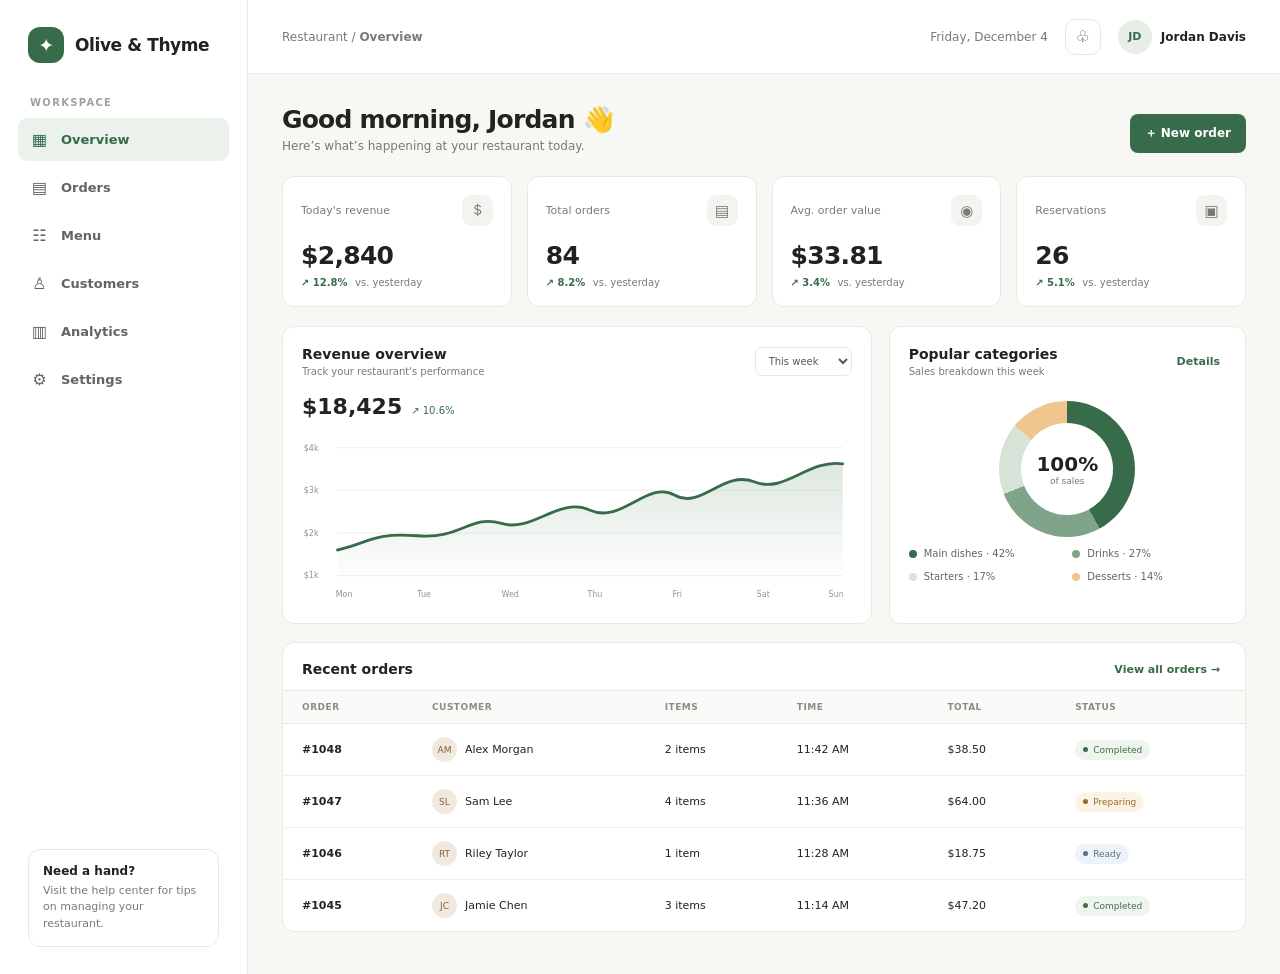
<file: admin.html>
<!DOCTYPE html>
<html lang="en">
<head>
	<meta charset="UTF-8">
	<meta name="viewport" content="width=device-width, initial-scale=1.0">
	<meta name="theme-color" content="#f7f5f0">
	<title>Restaurant Admin</title>
	<style>
		:root {
			color-scheme: light;
			--ink: #20231f;
			--muted: #777b74;
			--line: #e9e9e3;
			--paper: #fff;
			--canvas: #f7f7f3;
			--green: #376b4a;
			--green-light: #eaf2eb;
			--orange: #e28b45;
			font-family: Inter, ui-sans-serif, system-ui, -apple-system, BlinkMacSystemFont, "Segoe UI", sans-serif;
		}
		* { box-sizing: border-box; }
		body { margin: 0; color: var(--ink); background: var(--canvas); }
		button, input, select { font: inherit; }
		button { cursor: pointer; }
		.layout { min-height: 100vh; display: grid; grid-template-columns: 248px minmax(0, 1fr); }
		.sidebar { background: var(--paper); border-right: 1px solid var(--line); padding: 27px 18px; display: flex; flex-direction: column; }
		.brand { display: flex; align-items: center; gap: 11px; padding: 0 10px 34px; font-size: 17px; font-weight: 750; letter-spacing: -.4px; }
		.brand-mark { width: 36px; height: 36px; border-radius: 12px; display: grid; place-items: center; color: white; background: var(--green); font-size: 19px; }
		.nav-label { color: #a0a29b; font-size: 10px; font-weight: 750; letter-spacing: 1.3px; padding: 0 12px 10px; }
		.nav { display: grid; gap: 5px; }
		.nav a { display: flex; align-items: center; gap: 12px; min-height: 43px; padding: 0 12px; color: #62665f; text-decoration: none; border-radius: 9px; font-size: 13px; font-weight: 550; }
		.nav a:hover, .nav a.active { color: var(--green); background: var(--green-light); }
		.nav-icon { width: 19px; text-align: center; font-size: 16px; }
		.side-bottom { margin-top: auto; padding: 18px 10px 0; }
		.help-card { border: 1px solid var(--line); border-radius: 12px; padding: 14px; }
		.help-card strong { display: block; font-size: 12px; margin-bottom: 5px; }
		.help-card p { margin: 0; color: var(--muted); font-size: 11px; line-height: 1.5; }
		main { min-width: 0; }
		.topbar { height: 74px; background: var(--paper); border-bottom: 1px solid var(--line); display: flex; align-items: center; justify-content: space-between; padding: 0 34px; }
		.crumb { color: var(--muted); font-size: 12px; }
		.top-actions { display: flex; align-items: center; gap: 17px; }
		.date-label { color: var(--muted); font-size: 12px; }
		.icon-button { border: 1px solid var(--line); color: #555950; background: white; width: 36px; height: 36px; border-radius: 10px; }
		.profile { display: flex; align-items: center; gap: 9px; font-size: 12px; font-weight: 650; }
		.avatar { width: 34px; height: 34px; border-radius: 50%; display: grid; place-items: center; color: var(--green); background: #e6eee6; font-size: 11px; }
		.content { max-width: 1440px; margin: auto; padding: 31px 34px 42px; }
		.heading { display: flex; align-items: flex-end; justify-content: space-between; gap: 16px; margin-bottom: 23px; }
		h1 { margin: 0 0 5px; font-size: 25px; letter-spacing: -.8px; }
		.subtitle { margin: 0; color: var(--muted); font-size: 12px; }
		.primary { border: 0; border-radius: 8px; padding: 11px 15px; color: white; background: var(--green); font-size: 12px; font-weight: 650; }
		.primary:hover { background: #2c583d; }
		.metrics { display: grid; grid-template-columns: repeat(4, minmax(0, 1fr)); gap: 15px; margin-bottom: 19px; }
		.card { background: var(--paper); border: 1px solid var(--line); border-radius: 12px; }
		.metric { padding: 18px; }
		.metric-top { display: flex; align-items: center; justify-content: space-between; color: var(--muted); font-size: 11px; }
		.metric-icon { width: 31px; height: 31px; border-radius: 9px; display: grid; place-items: center; background: #f2f4ef; font-size: 15px; }
		.metric-value { margin: 15px 0 7px; font-size: 25px; font-weight: 750; letter-spacing: -.7px; }
		.trend { color: var(--green); font-size: 10px; font-weight: 650; }
		.trend span { color: var(--muted); font-weight: 450; margin-left: 4px; }
		.dashboard-grid { display: grid; grid-template-columns: minmax(0, 1.65fr) minmax(260px, 1fr); gap: 17px; margin-bottom: 18px; }
		.panel { padding: 19px; }
		.panel-heading { display: flex; align-items: center; justify-content: space-between; gap: 12px; margin-bottom: 17px; }
		.panel-heading h2 { margin: 0; font-size: 14px; }
		.panel-heading p { margin: 4px 0 0; color: var(--muted); font-size: 10px; }
		.select { padding: 7px 9px; border: 1px solid var(--line); border-radius: 7px; color: #555950; background: white; font-size: 10px; }
		.chart-summary { display: flex; align-items: baseline; gap: 9px; margin-bottom: 5px; }
		.chart-summary strong { font-size: 22px; }
		.chart-summary span { color: var(--green); font-size: 10px; }
		.chart { width: 100%; height: 180px; display: block; overflow: visible; }
		.gridline { stroke: #eceee8; stroke-width: 1; }
		.chart-label { fill: #90948c; font-size: 9px; }
		.chart-area { fill: url(#areaFill); }
		.chart-line { fill: none; stroke: var(--green); stroke-width: 3; stroke-linecap: round; stroke-linejoin: round; }
		.progress-wrap { display: grid; place-items: center; padding: 7px 0 11px; }
		.donut { width: 136px; height: 136px; border-radius: 50%; background: conic-gradient(var(--green) 0 42%, #80a489 42% 69%, #d7e3d6 69% 86%, #f0c58e 86% 100%); display: grid; place-items: center; }
		.donut-inner { width: 92px; height: 92px; background: white; border-radius: 50%; display: grid; align-content: center; justify-items: center; }
		.donut-inner strong { font-size: 20px; }
		.donut-inner span { color: var(--muted); font-size: 9px; }
		.legend { display: grid; grid-template-columns: 1fr 1fr; gap: 12px 10px; }
		.legend-item { display: flex; align-items: center; gap: 7px; color: #62665f; font-size: 10px; }
		.dot { width: 8px; height: 8px; border-radius: 50%; background: var(--green); flex: 0 0 auto; }
		.dot.two { background: #80a489; }.dot.three { background: #d7e3d6; }.dot.four { background: #f0c58e; }
		.table-panel { overflow: hidden; }
		.table-head { padding: 18px 19px 13px; display: flex; justify-content: space-between; align-items: center; }
		.table-head h2 { margin: 0; font-size: 14px; }
		.text-button { color: var(--green); background: none; border: 0; font-size: 11px; font-weight: 650; }
		.table-scroll { overflow-x: auto; }
		table { width: 100%; border-collapse: collapse; text-align: left; white-space: nowrap; }
		th { padding: 11px 19px; color: #898d85; background: #fafaf8; border-top: 1px solid var(--line); border-bottom: 1px solid var(--line); font-size: 9px; font-weight: 650; text-transform: uppercase; letter-spacing: .5px; }
		td { padding: 13px 19px; border-bottom: 1px solid #f0f0eb; font-size: 11px; }
		tbody tr:last-child td { border-bottom: 0; }
		.order-id { font-weight: 700; }
		.customer { display: flex; align-items: center; gap: 8px; }
		.mini-avatar { width: 25px; height: 25px; display: grid; place-items: center; border-radius: 50%; background: #f1e9dd; color: #86633d; font-size: 9px; }
		.status { display: inline-flex; align-items: center; gap: 5px; padding: 5px 8px; border-radius: 20px; color: #446c50; background: #edf5ed; font-size: 9px; }
		.status.preparing { color: #9a6b24; background: #fbf3e5; }
		.status.ready { color: #56718c; background: #edf3f8; }
		.status::before { content: ""; width: 5px; height: 5px; border-radius: 50%; background: currentColor; }
		.empty-state { padding: 24px; color: var(--muted); text-align: center; font-size: 12px; }
		@media (max-width: 1000px) { .layout { grid-template-columns: 205px minmax(0, 1fr); }.metrics { grid-template-columns: repeat(2, 1fr); }.content { padding: 25px 22px; }.topbar { padding: 0 22px; } }
		@media (max-width: 720px) { .layout { display: block; }.sidebar { padding: 12px 15px; border-right: 0; border-bottom: 1px solid var(--line); }.brand { padding: 0 3px 12px; }.nav-label, .side-bottom { display: none; }.nav { display: flex; overflow-x: auto; gap: 5px; }.nav a { flex: 0 0 auto; min-height: 36px; padding: 0 10px; }.nav a span:last-child { display: none; }.topbar { height: 58px; padding: 0 17px; }.content { padding: 23px 15px; }.dashboard-grid { grid-template-columns: 1fr; }.date-label { display: none; } }
		@media (max-width: 480px) { .metrics { gap: 9px; }.metric { padding: 13px; }.metric-value { font-size: 21px; }.heading { align-items: flex-start; }.heading h1 { font-size: 22px; }.primary { padding: 10px; font-size: 10px; }.profile span:last-child { display: none; }.panel { padding: 14px; } }
	</style>
</head>
<body>
	<div class="layout">
		<aside class="sidebar" aria-label="Main navigation">
			<div class="brand"><span class="brand-mark">✦</span><span>Olive &amp; Thyme</span></div>
			<div class="nav-label">WORKSPACE</div>
			<nav class="nav">
				<a class="active" href="#overview"><span class="nav-icon">▦</span><span>Overview</span></a>
				<a href="#orders"><span class="nav-icon">▤</span><span>Orders</span></a>
				<a href="#menu"><span class="nav-icon">☷</span><span>Menu</span></a>
				<a href="#customers"><span class="nav-icon">♙</span><span>Customers</span></a>
				<a href="#analytics"><span class="nav-icon">▥</span><span>Analytics</span></a>
				<a href="#settings"><span class="nav-icon">⚙</span><span>Settings</span></a>
			</nav>
			<div class="side-bottom"><div class="help-card"><strong>Need a hand?</strong><p>Visit the help center for tips on managing your restaurant.</p></div></div>
		</aside>

		<main id="overview">
			<header class="topbar">
				<div class="crumb">Restaurant / <strong>Overview</strong></div>
				<div class="top-actions"><span class="date-label" id="today"></span><button class="icon-button" aria-label="Notifications">♧</button><div class="profile"><span class="avatar">JD</span><span>Jordan Davis</span></div></div>
			</header>
			<div class="content">
				<section class="heading"><div><h1>Good morning, Jordan 👋</h1><p class="subtitle">Here’s what’s happening at your restaurant today.</p></div><button class="primary" id="new-order">＋ New order</button></section>

				<section class="metrics" aria-label="Today's metrics">
					<article class="card metric"><div class="metric-top"><span>Today's revenue</span><span class="metric-icon">＄</span></div><div class="metric-value">$2,840</div><div class="trend">↗ 12.8% <span>vs. yesterday</span></div></article>
					<article class="card metric"><div class="metric-top"><span>Total orders</span><span class="metric-icon">▤</span></div><div class="metric-value">84</div><div class="trend">↗ 8.2% <span>vs. yesterday</span></div></article>
					<article class="card metric"><div class="metric-top"><span>Avg. order value</span><span class="metric-icon">◉</span></div><div class="metric-value">$33.81</div><div class="trend">↗ 3.4% <span>vs. yesterday</span></div></article>
					<article class="card metric"><div class="metric-top"><span>Reservations</span><span class="metric-icon">▣</span></div><div class="metric-value">26</div><div class="trend">↗ 5.1% <span>vs. yesterday</span></div></article>
				</section>

				<section class="dashboard-grid">
					<article class="card panel" id="analytics">
						<div class="panel-heading"><div><h2>Revenue overview</h2><p>Track your restaurant's performance</p></div><select class="select" aria-label="Revenue timeframe"><option>This week</option><option>This month</option><option>This year</option></select></div>
						<div class="chart-summary"><strong>$18,425</strong><span>↗ 10.6%</span></div>
						<svg class="chart" viewBox="0 0 620 190" preserveAspectRatio="none" role="img" aria-label="Revenue chart, rising throughout the week">
							<defs><linearGradient id="areaFill" x1="0" x2="0" y1="0" y2="1"><stop offset="0%" stop-color="#6c9a74" stop-opacity=".23"/><stop offset="100%" stop-color="#6c9a74" stop-opacity="0"/></linearGradient></defs>
							<line class="gridline" x1="40" y1="25" x2="610" y2="25"/><line class="gridline" x1="40" y1="70" x2="610" y2="70"/><line class="gridline" x1="40" y1="115" x2="610" y2="115"/><line class="gridline" x1="40" y1="160" x2="610" y2="160"/>
							<text class="chart-label" x="2" y="28">$4k</text><text class="chart-label" x="2" y="73">$3k</text><text class="chart-label" x="2" y="118">$2k</text><text class="chart-label" x="2" y="163">$1k</text>
							<path class="chart-area" d="M40 133 C75 126 80 114 130 118 S190 95 225 105 S290 76 325 91 S390 59 420 75 S475 48 510 61 S570 37 610 42 L610 165 L40 165Z"/>
							<path class="chart-line" d="M40 133 C75 126 80 114 130 118 S190 95 225 105 S290 76 325 91 S390 59 420 75 S475 48 510 61 S570 37 610 42"/>
							<text class="chart-label" x="38" y="183">Mon</text><text class="chart-label" x="130" y="183">Tue</text><text class="chart-label" x="225" y="183">Wed</text><text class="chart-label" x="322" y="183">Thu</text><text class="chart-label" x="418" y="183">Fri</text><text class="chart-label" x="513" y="183">Sat</text><text class="chart-label" x="594" y="183">Sun</text>
						</svg>
					</article>
					<article class="card panel">
						<div class="panel-heading"><div><h2>Popular categories</h2><p>Sales breakdown this week</p></div><button class="text-button" type="button">Details</button></div>
						<div class="progress-wrap"><div class="donut" role="img" aria-label="Category sales breakdown"><div class="donut-inner"><strong>100%</strong><span>of sales</span></div></div></div>
						<div class="legend"><div class="legend-item"><span class="dot"></span>Main dishes · 42%</div><div class="legend-item"><span class="dot two"></span>Drinks · 27%</div><div class="legend-item"><span class="dot three"></span>Starters · 17%</div><div class="legend-item"><span class="dot four"></span>Desserts · 14%</div></div>
					</article>
				</section>

				<section class="card table-panel" id="orders">
					<div class="table-head"><h2>Recent orders</h2><button class="text-button" id="view-orders" type="button">View all orders →</button></div>
					<div class="table-scroll"><table><thead><tr><th>Order</th><th>Customer</th><th>Items</th><th>Time</th><th>Total</th><th>Status</th></tr></thead><tbody id="orders-list">
						<tr><td class="order-id">#1048</td><td><div class="customer"><span class="mini-avatar">AM</span>Alex Morgan</div></td><td>2 items</td><td>11:42 AM</td><td>$38.50</td><td><span class="status">Completed</span></td></tr>
						<tr><td class="order-id">#1047</td><td><div class="customer"><span class="mini-avatar">SL</span>Sam Lee</div></td><td>4 items</td><td>11:36 AM</td><td>$64.00</td><td><span class="status preparing">Preparing</span></td></tr>
						<tr><td class="order-id">#1046</td><td><div class="customer"><span class="mini-avatar">RT</span>Riley Taylor</div></td><td>1 item</td><td>11:28 AM</td><td>$18.75</td><td><span class="status ready">Ready</span></td></tr>
						<tr><td class="order-id">#1045</td><td><div class="customer"><span class="mini-avatar">JC</span>Jamie Chen</div></td><td>3 items</td><td>11:14 AM</td><td>$47.20</td><td><span class="status">Completed</span></td></tr>
					</tbody></table></div>
				</section>
			</div>
		</main>
	</div>
	<script>
		const today = new Date();
		document.getElementById('today').textContent = today.toLocaleDateString(undefined, { weekday: 'long', month: 'long', day: 'numeric' });

		document.getElementById('new-order').addEventListener('click', () => {
			const body = document.getElementById('orders-list');
			const row = body.insertRow(0);
			row.innerHTML = '<td class="order-id">#1049</td><td><div class="customer"><span class="mini-avatar">ND</span>New guest</div></td><td>0 items</td><td>Just now</td><td>$0.00</td><td><span class="status preparing">Preparing</span></td>';
			row.scrollIntoView({ behavior: 'smooth', block: 'nearest' });
		});

		document.getElementById('view-orders').addEventListener('click', () => {
			document.getElementById('orders').scrollIntoView({ behavior: 'smooth' });
		});
	</script>
</body>
</html>
</file>
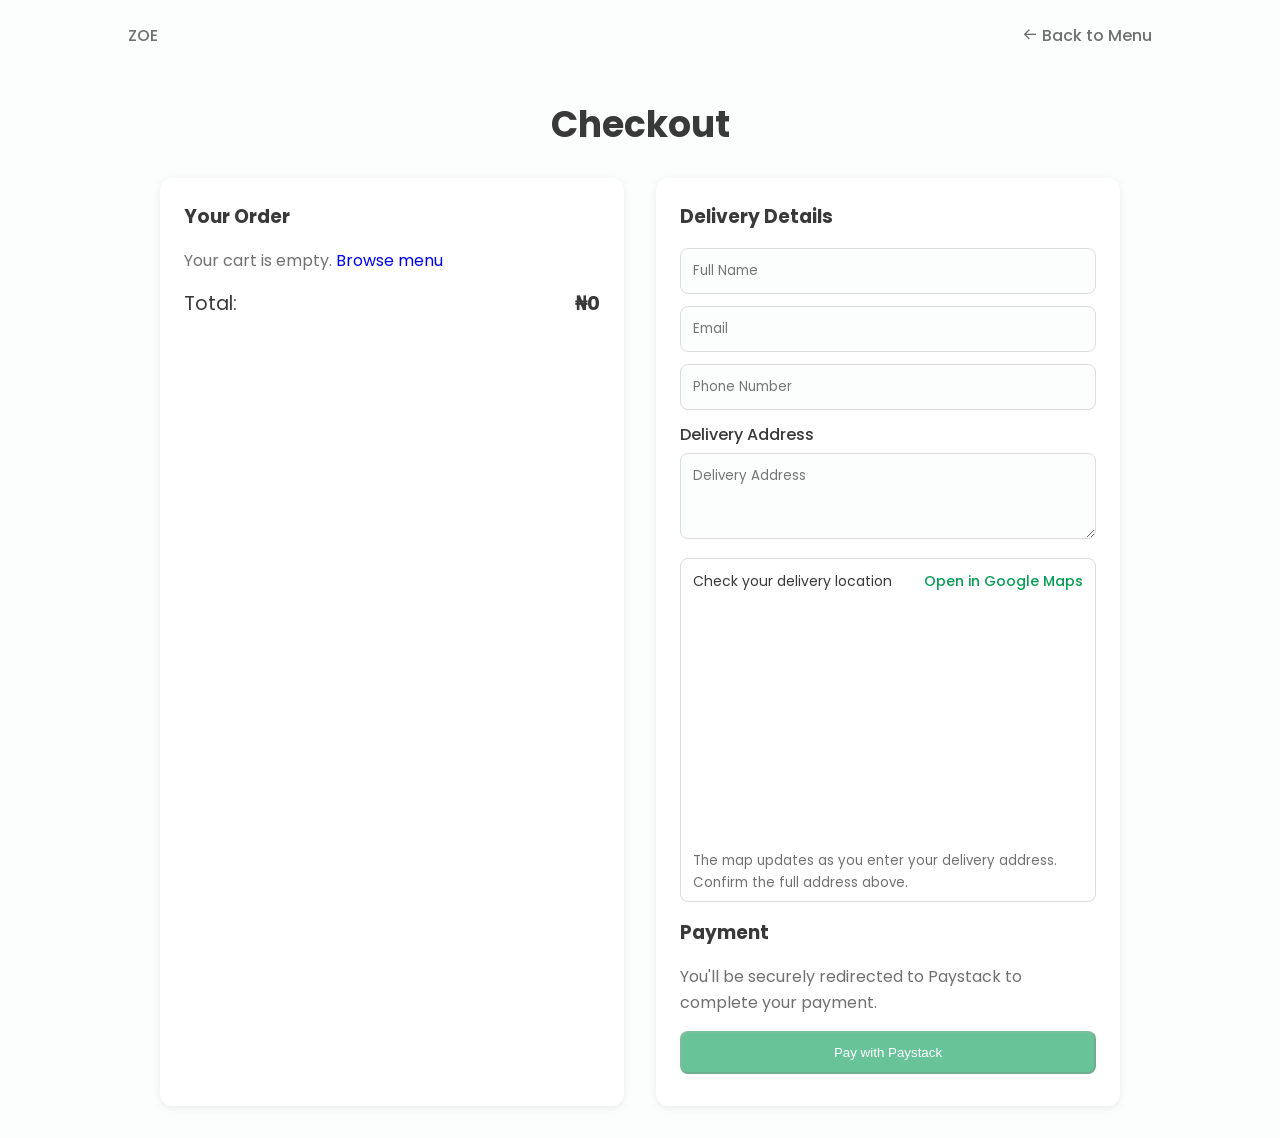
<file: checkout.html>
<!DOCTYPE html>
<html lang="en">
<head>
  <meta charset="UTF-8">
  <meta name="viewport" content="width=device-width, initial-scale=1.0">
  <title>Checkout - ZOE Food</title>
  <link href='https://cdn.jsdelivr.net/npm/boxicons@2.0.5/css/boxicons.min.css' rel='stylesheet'>
  <link rel="stylesheet" href="CSS/style.css">
</head>
<body>
  <header class="l-header" id="header">
    <nav class="nav bd-container">
      <a href="index.html" class="nav__logo">ZOE</a>
      <a href="menu.html" class="nav__link"><i class='bx bx-arrow-back'></i> Back to Menu</a>
    </nav>
  </header>

  <main class="section bd-container" style="padding-top: 6rem;">
    <h2 class="section-title">Checkout</h2>

    <div class="checkout-grid">
      <!-- Order Summary -->
      <div class="checkout-summary">
        <h3>Your Order</h3>
        <div id="order-items"></div>
        <div class="checkout-total">
          <span>Total:</span>
          <strong id="order-total">₦0</strong>
        </div>
      </div>

      <!-- Customer Details + Payment -->
      <form class="checkout-form" id="checkout-form">
        <h3>Delivery Details</h3>
        <input type="text" id="name" name="name" autocomplete="name" placeholder="Full Name" required>
        <input type="email" id="email" name="email" autocomplete="email" placeholder="Email" required>
        <input type="tel" id="phone" name="phone" autocomplete="tel" placeholder="Phone Number" required>
        <label for="address">Delivery Address</label>
        <textarea id="address" name="address" autocomplete="street-address" placeholder="Delivery Address" rows="3" required></textarea>
        <div class="address-map">
          <div class="address-map__links">
            <span>Check your delivery location</span>
            <a id="open-address-map" href="https://www.google.com/maps/search/?api=1&amp;query=OAU%20Ile-Ife" target="_blank" rel="noopener noreferrer">Open in Google Maps</a>
          </div>
          <iframe
            id="address-map"
            title="Google Maps delivery location"
            src="https://maps.google.com/maps?q=OAU%20Ile-Ife&amp;output=embed"
            loading="lazy"
            referrerpolicy="no-referrer-when-downgrade">
          </iframe>
          <small>The map updates as you enter your delivery address. Confirm the full address above.</small>
        </div>

        <h3>Payment</h3>
        <p>You'll be securely redirected to Paystack to complete your payment.</p>
        <button type="submit" class="button" id="pay-btn" style="width:100%; margin-top:1rem;">
          Pay with Paystack
        </button>
        <p id="payment-message" role="status" aria-live="polite" style="color:red; margin-top:.5rem;"></p>
      </form>
    </div>
  </main>

  <script src="JS/cart.js"></script>
  <script src="JS/api.js"></script>
  <script src="JS/checkout.js"></script>
</body>
</html>
</file>
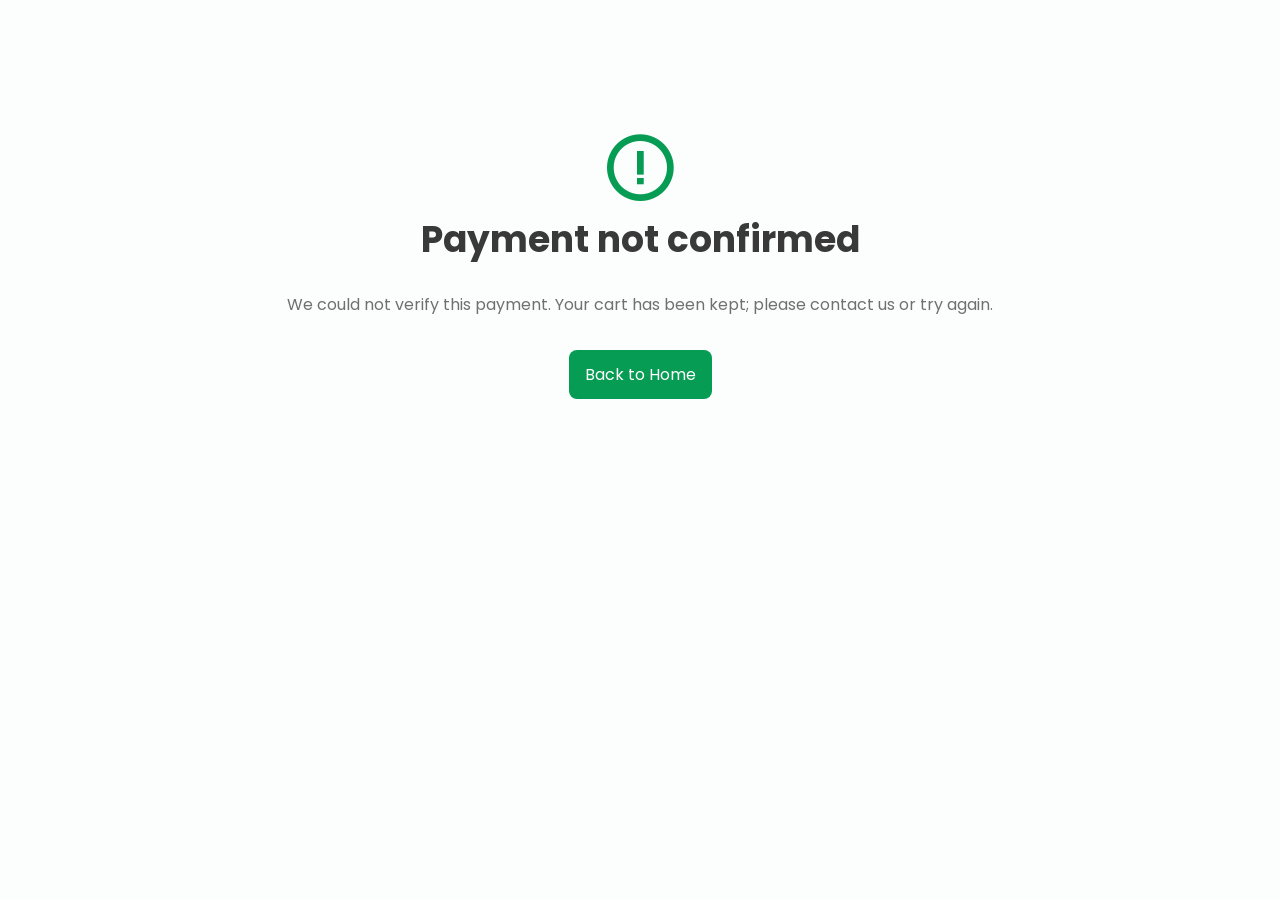
<file: order-success.html>
<!DOCTYPE html>
<html lang="en">
<head>
  <meta charset="UTF-8">
  <meta name="viewport" content="width=device-width, initial-scale=1.0">
  <title>Order Confirmed - ZOE Food</title>
  <link href="https://cdn.jsdelivr.net/npm/boxicons@2.0.5/css/boxicons.min.css" rel="stylesheet">
  <link rel="stylesheet" href="CSS/style.css">
</head>
<body>
  <main class="section bd-container" style="padding-top: 8rem; text-align:center;">
    <i id="confirmation-icon" class="bx bx-time-five" style="font-size:5rem; color:var(--first-color);"></i>
    <h1 id="confirmation-title" class="section-title">Verifying your payment</h1>
    <p id="confirmation-message" role="status" aria-live="polite" style="margin-bottom:2rem;">Please wait while we confirm your order.</p>
    <a href="index.html" class="button">Back to Home</a>
  </main>
  <script src="JS/cart.js"></script>
  <script src="JS/api.js"></script>
  <script>
    (async () => {
      const params = new URLSearchParams(window.location.search);
      const orderId = params.get('orderId');
      const reference = params.get('reference') || params.get('trxref');
      const title = document.getElementById('confirmation-title');
      const message = document.getElementById('confirmation-message');
      const icon = document.getElementById('confirmation-icon');

      if (!orderId || !reference) {
        title.textContent = 'Payment not confirmed';
        message.textContent = 'We could not verify this payment. Your cart has been kept; please contact us or try again.';
        icon.className = 'bx bx-error-circle';
        return;
      }

      try {
        const response = await fetch(`${window.ZOE_API_URL}/payments/verify`, {
          method: 'POST',
          headers: { 'Content-Type': 'application/json' },
          body: JSON.stringify({ orderId, reference })
        });
        const data = await response.json();
        if (!response.ok || !data.success) {
          throw new Error(data.error || 'The payment could not be verified.');
        }

        Cart.clear();
        title.textContent = 'Order Confirmed!';
        message.textContent = "Thank you! Your payment was successful. We'll start preparing your food shortly.";
        icon.className = 'bx bx-check-circle';
      } catch (error) {
        console.error('Unable to verify payment:', error);
        title.textContent = 'Payment not confirmed';
        message.textContent = 'We could not verify this payment. Your cart has been kept; please contact us or try again.';
        icon.className = 'bx bx-error-circle';
      }
    })();
  </script>
</body>
</html>
</file>
<file: CSS/style.css>
/*===== GOOGLE FONTS =====*/
@import url("https://fonts.googleapis.com/css2?family=Poppins:wght@400;500;600&display=swap");

/*===== VARIABLES CSS =====*/
:root {
  --header-height: 3rem;

  /*========== Colors ==========*/
  --first-color: #069C54;
  --first-color-alt: #048654;
  --title-color: #393939;
  --text-color: #707070;
  --text-color-light: #A6A6A6;
  --body-color: #FBFEFD;
  --container-color: #FFFFFF;

  /*========== Font and typography ==========*/
  --body-font: 'Poppins', sans-serif;
  --biggest-font-size: 2.25rem;
  --h1-font-size: 1.5rem;
  --h2-font-size: 1.25rem;
  --h3-font-size: 1rem;
  --normal-font-size: .938rem;
  --small-font-size: .813rem;
  --smaller-font-size: .75rem;

  /*========== Font weight ==========*/
  --font-medium: 500;
  --font-semi-bold: 600;

  /*========== Margenes ==========*/
  --mb-1: .5rem;
  --mb-2: 1rem;
  --mb-3: 1.5rem;
  --mb-4: 2rem;
  --mb-5: 2.5rem;
  --mb-6: 3rem;

  /*========== z index ==========*/
  --z-tooltip: 10;
  --z-fixed: 100;
}

@media screen and (min-width: 768px){
  :root{
    --biggest-font-size: 4rem;
    --h1-font-size: 2.25rem;
    --h2-font-size: 1.5rem;
    --h3-font-size: 1.25rem;
    --normal-font-size: 1rem;
    --small-font-size: .875rem;
    --smaller-font-size: .813rem;
  }
}

/*========== BASE ==========*/
*,::before,::after{
  box-sizing: border-box;
}

html{
  scroll-behavior: smooth;
}

/*========== Variables Dark theme ==========*/
body.dark-theme{
  --title-color: #F1F3F2;
  --text-color: #C7D1CC;
  --body-color: #1D2521;
  --container-color: #27302C;
}

/*========== Button Dark/Light ==========*/
.change-theme{
  position: absolute;
  right: 1rem;
  top: 1.8rem;
  color: var(--text-color);
  font-size: 1rem;
  cursor: pointer;
}

body{
  margin: var(--header-height) 0 0 0;
  font-family: var(--body-font);
  font-size: var(--normal-font-size);
  background-color: var(--body-color);
  color: var(--text-color);
  line-height: 1.6;
}

h1,h2,h3,p,ul{
  margin: 0;
}

ul{
  padding: 0;
  list-style: none;
}

a{
  text-decoration: none;
}

img{
  max-width: 100%;
  height: auto;
}

/*========== CLASS CSS ==========*/
.section{
  padding: 4rem 0 2rem;
}

.section-title, .section-subtitle{
  text-align: center;
}

.section-title{
  font-size: var(--h1-font-size);
  color: var(--title-color);
  margin-bottom: var(--mb-3);
}

.section-subtitle{
  display: block;
  color: var(--first-color);
  font-weight: var(--font-medium);
  margin-bottom: var(--mb-1);
}

/*========== LAYOUT ==========*/
.bd-container{
  max-width: 960px;
  width: calc(100% - 2rem);
  margin-left: var(--mb-2);
  margin-right: var(--mb-2);
}

.bd-grid{
  display: grid;
  gap: 1.5rem;
}

.l-header{
  width: 100%;
  position: fixed;
  top: 0;
  left: 0;
  z-index: var(--z-fixed);
  background-color: var(--body-color);
}

/*========== NAV ==========*/
.nav{
  max-width: 1024px;
  height: var(--header-height);
  display: flex;
  justify-content: space-between;
  align-items: center;
}

@media screen and (max-width: 768px){
  .nav__menu{
    position: fixed;
    top: -100%;
    left: 0;
    width: 100%;
    padding: 1.5rem 0 1rem;
    text-align: center;
    background-color: var(--body-color);
    transition: .4s;
    box-shadow: 0 4px 4px rgba(0,0,0,.1);
    border-radius: 0 0 1rem 1rem;
    z-index: var(--z-fixed);
  }
}

.nav__item{
  margin-bottom: var(--mb-2);
}

.nav__link, .nav__logo, .nav__toggle{
  color: var(--text-color);
  font-weight: var(--font-medium);
}

.nav__logo:hover{
  color: var(--first-color);
}

.nav__link{
  transition: .3s;
}

.nav__link:hover{
  color: var(--first-color);
}

.nav__toggle{
  font-size: 1.3rem;
  cursor: pointer;
  border: 0;
  padding: 0;
  background: transparent;
}

/* Show menu */
.show-menu{
  top: var(--header-height);
}

/* Active menu */
.active-link{
  color: var(--first-color);
}

/* Change background header */
.scroll-header{
  box-shadow: 0 2px 4px rgba(0,0,0,.1);
}

/* Scroll top */
.scrolltop{
  position: fixed;
  right: 1rem;
  bottom: -20%;
  display: flex;
  justify-content: center;
  align-items: center;
  padding: .3rem;
  background: rgba(6,156,84,.5);
  border-radius: .4rem;
  z-index: var(--z-tooltip);
  transition: .4s;
  visibility: hidden;
}

.scrolltop:hover{
  background-color: var(--first-color-alt);
}

.scrolltop__icon{
  font-size: 1.8rem;
  color: var(--body-color);
}

/* Show scrolltop */
.show-scroll{
  visibility: visible;
  bottom: 1.5rem;
}

/*========== HOME ==========*/
.home__container{
  height: calc(100vh - var(--header-height));
  align-content: center;
}

.home__title{
  font-size: var(--biggest-font-size);
  color: var(--first-color);
  margin-bottom: var(--mb-1);
}

.home__subtitle{
  font-size: var(--h1-font-size);
  color: var(--title-color);
  margin-bottom: var(--mb-4);
}

.home__img{
  width: 300px;
  justify-self: center;
}

/*========== BUTTONS ==========*/
.button{
  display: inline-block;
  background-color: var(--first-color);
  color: #FFF;
  padding: .75rem 1rem;
  border-radius: .5rem;
  transition: .3s;
}

.button:hover{
  background-color: var(--first-color-alt);
}

/*========== ABOUT ==========*/
.about__data{
  text-align: center;
}

.about__description{
  margin-bottom: var(--mb-3);
}

.about__img{
  width: 280px;
  border-radius: .5rem;
  justify-self: center;
}

/*========== SERVICES ==========*/
.services__container{
  row-gap: 2.5rem;
  grid-template-columns: repeat(auto-fit, minmax(220px, 1fr));
}

.services__content{
  text-align: center;
}

.services__img{
  width: 64px;
  height: 64px;
  fill: var(--first-color);
  margin-bottom: var(--mb-2);
}

.services__title{
  font-size: var(--h3-font-size);
  color: var(--title-color);
  margin-bottom: var(--mb-1);
}

.services__description{
  padding: 0 1.5rem;
}

/*========== MENU ==========*/
.menu__container{
  grid-template-columns: repeat(2, 1fr);
  justify-content: center;
}

.menu__content{
  position: relative;
  display: flex;
  flex-direction: column;
  background-color: var(--container-color);
  border-radius: .5rem;
  box-shadow: 0 2px 4px rgba(3,74,40,.15);
  padding: .75rem;
}

.menu__img{
  width: 100px;
  align-self: center;
  margin-bottom: var(--mb-2);
}

.menu__name, .menu__preci{
  font-weight: var(--font-semi-bold);
  color: var(--title-color);
}

.menu__name{
  font-size: var(--normal-font-size);
}

.menu__detail, .menu__preci{
  font-size: var(--small-font-size);
}

.menu__detail{
  margin-bottom: var(--mb-1);
}

.menu__button{
  position: absolute;
  bottom: 0;
  right: 0;
  display: flex;
  padding: .625rem .813rem;
  border-radius: .5rem 0 .5rem 0;
}

/*========== APP ==========*/
.app__data{
  text-align: center;
}

.app__description{
  margin-bottom: var(--mb-5);
}

.app__stores{
  margin-bottom: var(--mb-4);
}

.app__store{
  width: 120px;
  margin: 0 var(--mb-1);
}

.app__img{
  width: 230px;
  justify-self: center;
}

/*========== CONTACT ==========*/
.contact__container{
  text-align: center;
}

.contact__description{
  margin-bottom: var(--mb-3);
}

/*========== FOOTER ==========*/
.footer__container{
  grid-template-columns: repeat(auto-fit, minmax(220px, 1fr));
  row-gap: 2rem;
}

.footer__logo{
  font-size: var(--h3-font-size);
  color: var(--first-color);
  font-weight: var(--font-semi-bold);
}

.footer__description{
  display: block;
  font-size: var(--small-font-size);
  margin: .25rem 0 var(--mb-3);
}

.footer__social{
  font-size: 1.5rem;
  color: var(--title-color);
  margin-right: var(--mb-2);
}

.footer__title{
  font-size: var(--h2-font-size);
  color: var(--title-color);
  margin-bottom: var(--mb-2);
}

.footer__link{
  display: inline-block;
  color: var(--text-color);
  margin-bottom: var(--mb-1);
}

.footer__link:hover{
  color: var(--first-color);
}

.footer__copy{
  text-align: center;
  font-size: var(--small-font-size);
  color: var(--text-color-light);
  margin-top: 3.5rem;
}

/*========== MEDIA QUERIES ==========*/
@media screen and (min-width: 576px){
  .home__container,
  .about__container,
  .app__container{
    grid-template-columns: repeat(2,1fr);
    align-items: center;
  }

  .about__data, .about__initial,
  .app__data, .app__initial,
  .contact__container, .contact__initial{
    text-align: initial;
  }

  .about__img, .app__img{
    width: 380px;
    order: -1;
  }

  .contact__container{
    grid-template-columns: 1.75fr 1fr;
    align-items: center;
  }
  .contact__button{
    justify-self: center;
  }
}

@media screen and (min-width: 768px){
  body{
    margin: 0;
  }

  .section{
    padding-top: 8rem;
  }

  .nav{
    height: calc(var(--header-height) + 1.5rem);
  }
  .nav__list{
    display: flex;
  }
  .nav__item{
    margin-left: var(--mb-5);
    margin-bottom: 0;
  }
  .nav__toggle{
    display: none;
  }

  .change-theme{
    position: initial;
    margin-left: var(--mb-2);
  }

  .home__container{
    height: 100vh;
    justify-items: center;
  }

  .services__container,
  .menu__container{
    margin-top: var(--mb-6);
  }

  .menu__container{
    grid-template-columns: repeat(3, 210px);
    column-gap: 4rem;
  }
  .menu__content{
    padding: 1.5rem;
  }
  .menu__img{
    width: 130px;
  }

  .app__store{
    margin: 0 var(--mb-1) 0 0;
  }
}

@media screen and (min-width: 960px){
  .bd-container{
    margin-left: auto;
    margin-right: auto;
  }

  .home__img{
    width: 500px;
  }

  .about__container,
  .app__container{
    column-gap: 7rem;
  }
}

/* For tall screens on mobiles y desktop*/
@media screen and (min-height: 721px) {
    .home__container {
        height: 640px;
    }
}

/* Cart badge */
.cart-badge {
  position: absolute;
  top: -8px;
  right: -10px;
  background: var(--first-color);
  color: white;
  font-size: 0.65rem;
  width: 18px;
  height: 18px;
  border-radius: 50%;
  display: none;
  align-items: center;
  justify-content: center;
  font-weight: 600;
}

/* Toast */
.cart-toast {
  position: fixed;
  bottom: 2rem;
  left: 50%;
  transform: translateX(-50%) translateY(100px);
  background: var(--first-color);
  color: white;
  padding: 0.8rem 1.5rem;
  border-radius: 0.5rem;
  opacity: 0;
  transition: 0.3s;
  z-index: 9999;
}
.cart-toast.show {
  transform: translateX(-50%) translateY(0);
  opacity: 1;
}

.cart-preview {
  position: fixed;
  right: 1.25rem;
  bottom: 1.25rem;
  z-index: 1000;
  width: min(20rem, calc(100vw - 2rem));
}

.cart-preview__toggle {
  display: flex;
  min-width: 5.5rem;
  min-height: 3.25rem;
  margin-left: auto;
  align-items: center;
  justify-content: center;
  gap: .45rem;
  border: 1px solid rgba(6, 156, 84, .2);
  border-radius: .85rem;
  background: var(--container-color);
  box-shadow: 0 4px 16px rgba(0, 0, 0, .16);
  color: var(--title-color);
  cursor: pointer;
  font: inherit;
  font-weight: var(--font-semi-bold);
  padding: .65rem .85rem;
  transition: box-shadow .2s, transform .2s;
}

.cart-preview__toggle:hover {
  box-shadow: 0 7px 22px rgba(0, 0, 0, .2);
  transform: translateY(-2px);
}

.cart-preview__toggle > i {
  color: var(--first-color);
  font-size: 1.3rem;
}

.cart-preview__badge {
  display: inline-grid;
  min-width: 1.2rem;
  height: 1.2rem;
  place-items: center;
  border-radius: 999px;
  padding: 0 .25rem;
  background: var(--first-color);
  color: #fff;
  font-size: .7rem;
}

.cart-preview__badge[hidden],
.cart-preview__details[hidden],
.cart-preview__items[hidden],
.cart-preview__more[hidden],
.cart-preview__empty[hidden] {
  display: none;
}

.cart-preview__details {
  margin-bottom: .65rem;
  overflow: hidden;
  border: 1px solid rgba(6, 156, 84, .2);
  border-radius: .85rem;
  background: var(--container-color);
  box-shadow: 0 8px 28px rgba(0, 0, 0, .18);
  padding: 1rem;
  animation: cart-preview-in .2s ease-out;
}

.cart-preview__empty {
  margin-top: .75rem;
  font-size: var(--small-font-size);
  color: var(--text-color);
}

.cart-preview__close {
  display: grid;
  width: 1.8rem;
  height: 1.8rem;
  place-items: center;
  border: 0;
  border-radius: 50%;
  background: transparent;
  color: var(--text-color);
  cursor: pointer;
  font-size: 1.3rem;
}

.cart-preview__close:hover {
  background: rgba(112, 112, 112, .12);
}

.cart-preview__heading {
  display: flex;
  align-items: center;
  justify-content: space-between;
  gap: .75rem;
  color: var(--title-color);
  font-weight: var(--font-semi-bold);
}

.cart-preview__footer,
.cart-preview__footer > span:first-child {
  display: flex;
  align-items: center;
  justify-content: space-between;
  gap: .75rem;
}

.cart-preview__count {
  margin-left: .35rem;
  color: var(--text-color-light);
  font-size: var(--smaller-font-size);
  font-weight: var(--font-medium);
}

.cart-preview__toggle:focus-visible,
.cart-preview__close:focus-visible,
.cart-preview__action:focus-visible {
  outline: 3px solid var(--first-color);
  outline-offset: 3px;
}

.cart-preview__items {
  display: grid;
  gap: .35rem;
  margin: .75rem 0 0;
}

.cart-preview__items li {
  display: flex;
  justify-content: space-between;
  gap: .75rem;
  font-size: var(--small-font-size);
}

.cart-preview__name {
  overflow: hidden;
  text-overflow: ellipsis;
  white-space: nowrap;
}

.cart-preview__quantity {
  flex: 0 0 auto;
  color: var(--text-color-light);
}

.cart-preview__more {
  display: block;
  margin-top: .3rem;
  color: var(--text-color-light);
  font-size: var(--smaller-font-size);
}

.cart-preview__footer {
  align-items: flex-end;
  margin-top: .8rem;
  padding-top: .75rem;
  border-top: 1px solid rgba(112, 112, 112, .2);
}

.cart-preview__footer > span:first-child {
  align-items: flex-start;
  flex-direction: column;
  gap: .1rem;
  font-size: var(--smaller-font-size);
}

.cart-preview__footer strong {
  color: var(--title-color);
  font-size: var(--normal-font-size);
}

.cart-preview__action {
  color: var(--first-color);
  font-size: var(--small-font-size);
  font-weight: var(--font-semi-bold);
  white-space: nowrap;
}

@keyframes cart-preview-in {
  from { opacity: 0; transform: translateY(.5rem); }
  to { opacity: 1; transform: translateY(0); }
}

@media (max-width: 480px) {
  .cart-preview {
    right: .75rem;
    bottom: .75rem;
  }

  .cart-preview__details {
    max-height: min(65vh, 24rem);
    overflow-y: auto;
  }
}

/* Checkout */
.checkout-grid {
  display: grid;
  gap: 2rem;
  grid-template-columns: 1fr;
}
@media (min-width: 768px) {
  .checkout-grid { grid-template-columns: 1fr 1fr; }
}
.checkout-summary, .checkout-form {
  background: var(--container-color);
  padding: 1.5rem;
  border-radius: 0.75rem;
  box-shadow: 0 2px 8px rgba(0,0,0,.08);
}
.checkout-summary h3, .checkout-form h3 {
  color: var(--title-color);
  margin-bottom: 1rem;
}
.cart-item {
  display: flex;
  justify-content: space-between;
  align-items: center;
  padding: 0.75rem 0;
  border-bottom: 1px solid #eee;
}
.qty-controls {
  display: inline-flex;
  align-items: center;
  gap: 0.5rem;
  margin-left: 0.5rem;
}
.qty-controls button {
  background: var(--first-color);
  color: white;
  border: none;
  width: 22px; height: 22px;
  border-radius: 4px;
  cursor: pointer;
}
.checkout-total {
  display: flex;
  justify-content: space-between;
  margin-top: 1rem;
  font-size: 1.2rem;
  color: var(--title-color);
}
.checkout-form input, .checkout-form textarea {
  width: 100%;
  padding: 0.75rem;
  margin-bottom: 0.75rem;
  border: 1px solid #ddd;
  border-radius: 0.5rem;
  font-family: inherit;
  background: var(--body-color);
  color: var(--text-color);
}

.checkout-form label {
  display: block;
  margin-bottom: .35rem;
  color: var(--title-color);
  font-weight: var(--font-medium);
}

.address-map {
  margin: 0 0 1rem;
  overflow: hidden;
  border: 1px solid rgba(112, 112, 112, .25);
  border-radius: .5rem;
}

.address-map__links {
  display: flex;
  justify-content: space-between;
  gap: 1rem;
  padding: .65rem .75rem;
  color: var(--title-color);
  font-size: var(--small-font-size);
}

.address-map__links a {
  color: var(--first-color);
  font-weight: var(--font-medium);
}

.address-map iframe {
  display: block;
  width: 100%;
  height: 240px;
  border: 0;
}

.address-map small {
  display: block;
  padding: .5rem .75rem;
  color: var(--text-color);
}

.checkout-form button:disabled,
.qty-controls button:disabled {
  cursor: not-allowed;
  opacity: .6;
}
</file>
